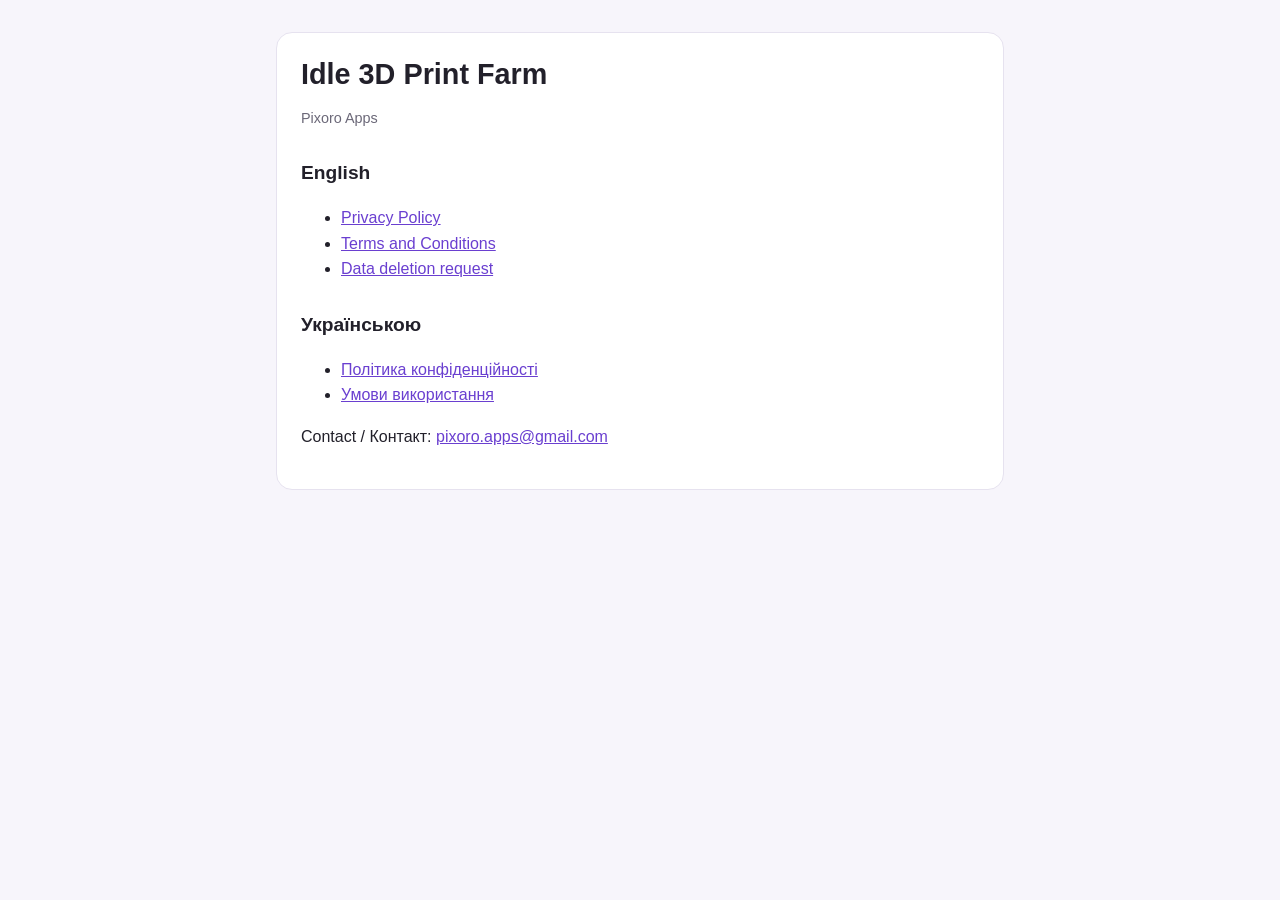
<file: index.html>
<!doctype html>
<html lang="en">
<head>
<meta charset="utf-8"><meta name="viewport" content="width=device-width, initial-scale=1">
<title>Idle 3D Print Farm — Legal</title>
<link rel="stylesheet" href="style.css">
</head>
<body><main><article>
<h1>Idle 3D Print Farm</h1>
<p class="meta">Pixoro Apps</p>
<h2>English</h2>
<ul>
<li><a href="privacy.html">Privacy Policy</a></li>
<li><a href="terms.html">Terms and Conditions</a></li>
<li><a href="delete-data.html">Data deletion request</a></li>
</ul>
<h2>Українською</h2>
<ul>
<li><a href="uk/privacy.html">Політика конфіденційності</a></li>
<li><a href="uk/terms.html">Умови використання</a></li>
</ul>
<p>Contact / Контакт: <a href="mailto:pixoro.apps@gmail.com">pixoro.apps@gmail.com</a></p>
</article></main></body>
</html>
</file>
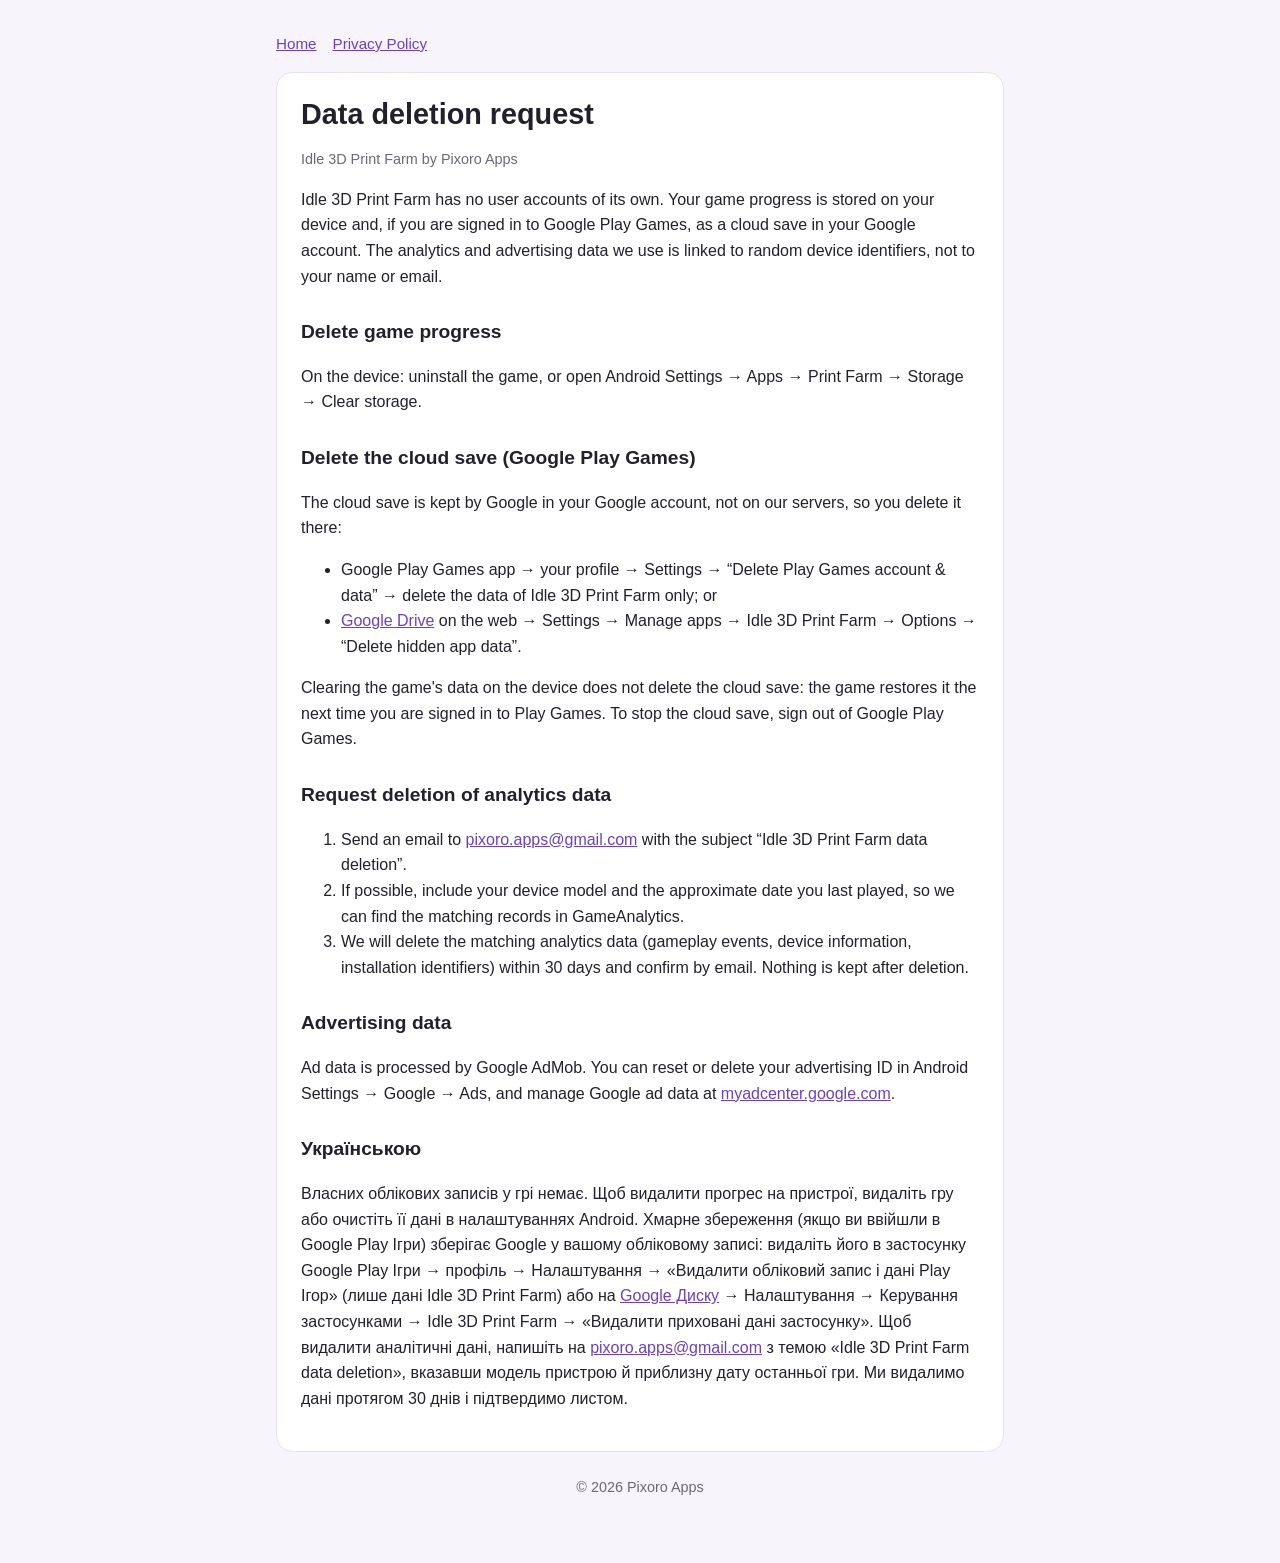
<file: delete-data.html>
<!doctype html>
<html lang="en">
<head>
<meta charset="utf-8"><meta name="viewport" content="width=device-width, initial-scale=1">
<title>Data Deletion — Idle 3D Print Farm</title>
<link rel="stylesheet" href="style.css">
</head>
<body><main>
<nav><a href="index.html">Home</a><a href="privacy.html">Privacy Policy</a></nav>
<article>
<h1>Data deletion request</h1>
<p class="meta">Idle 3D Print Farm by Pixoro Apps</p>

<p>Idle 3D Print Farm has no user accounts of its own. Your game progress is stored on your device and, if you are
signed in to Google Play Games, as a cloud save in your Google account. The analytics and advertising data we use is
linked to random device identifiers, not to your name or email.</p>

<h2>Delete game progress</h2>
<p>On the device: uninstall the game, or open Android Settings → Apps → Print Farm → Storage → Clear storage.</p>

<h2>Delete the cloud save (Google Play Games)</h2>
<p>The cloud save is kept by Google in your Google account, not on our servers, so you delete it there:</p>
<ul>
<li>Google Play Games app → your profile → Settings → “Delete Play Games account &amp; data” → delete the data of
Idle 3D Print Farm only; or</li>
<li><a href="https://drive.google.com">Google Drive</a> on the web → Settings → Manage apps → Idle 3D Print Farm →
Options → “Delete hidden app data”.</li>
</ul>
<p>Clearing the game's data on the device does not delete the cloud save: the game restores it the next time you are
signed in to Play Games. To stop the cloud save, sign out of Google Play Games.</p>

<h2>Request deletion of analytics data</h2>
<ol>
<li>Send an email to <a href="mailto:pixoro.apps@gmail.com?subject=Idle%203D%20Print%20Farm%20data%20deletion">pixoro.apps@gmail.com</a>
with the subject “Idle 3D Print Farm data deletion”.</li>
<li>If possible, include your device model and the approximate date you last played, so we can find the matching
records in GameAnalytics.</li>
<li>We will delete the matching analytics data (gameplay events, device information, installation identifiers)
within 30 days and confirm by email. Nothing is kept after deletion.</li>
</ol>

<h2>Advertising data</h2>
<p>Ad data is processed by Google AdMob. You can reset or delete your advertising ID in Android Settings → Google → Ads,
and manage Google ad data at <a href="https://myadcenter.google.com">myadcenter.google.com</a>.</p>

<h2>Українською</h2>
<p>Власних облікових записів у грі немає. Щоб видалити прогрес на пристрої, видаліть гру або очистіть її дані в
налаштуваннях Android. Хмарне збереження (якщо ви ввійшли в Google Play Ігри) зберігає Google у вашому обліковому
записі: видаліть його в застосунку Google Play Ігри → профіль → Налаштування → «Видалити обліковий запис і дані Play
Ігор» (лише дані Idle 3D Print Farm) або на <a href="https://drive.google.com">Google Диску</a> → Налаштування →
Керування застосунками → Idle 3D Print Farm → «Видалити приховані дані застосунку».
Щоб видалити аналітичні дані, напишіть на <a href="mailto:pixoro.apps@gmail.com">pixoro.apps@gmail.com</a>
з темою «Idle 3D Print Farm data deletion», вказавши модель пристрою й приблизну дату останньої гри.
Ми видалимо дані протягом 30 днів і підтвердимо листом.</p>
</article>
<footer>© 2026 Pixoro Apps</footer>
</main></body>
</html>
</file>
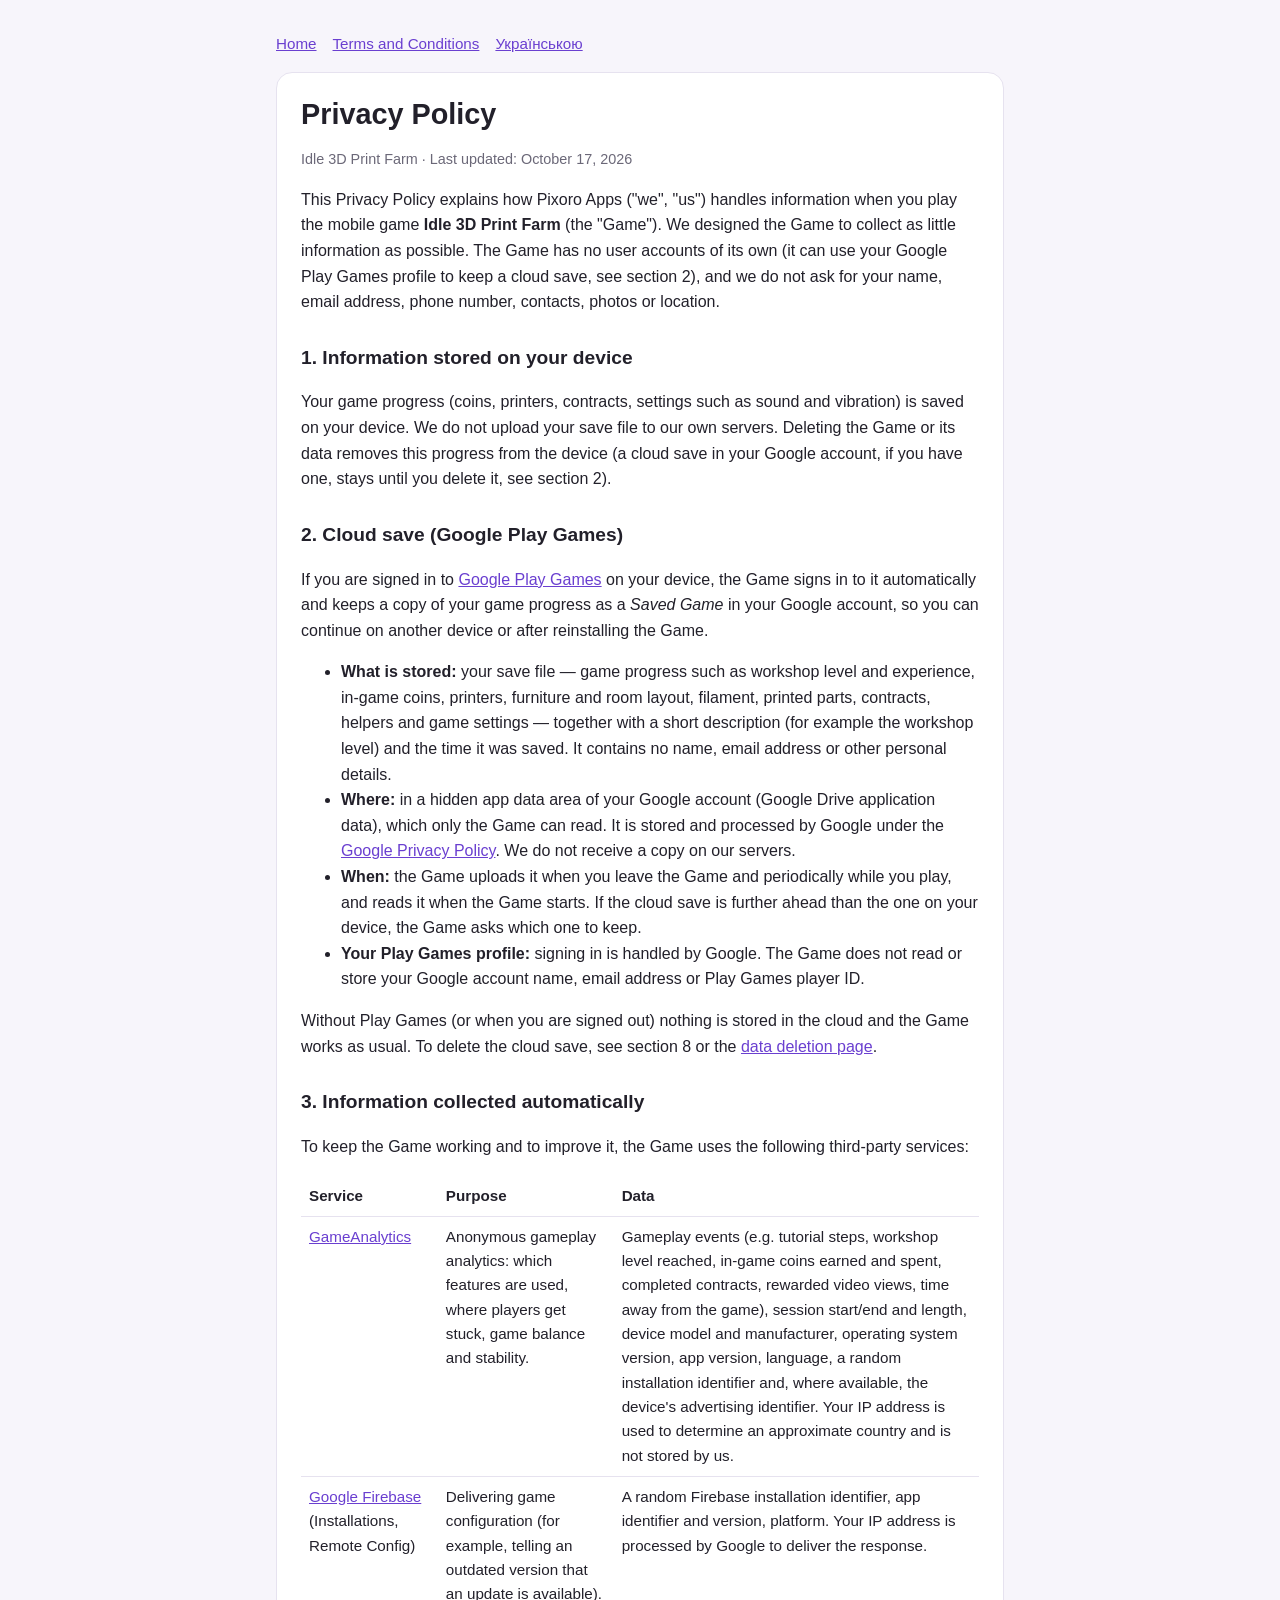
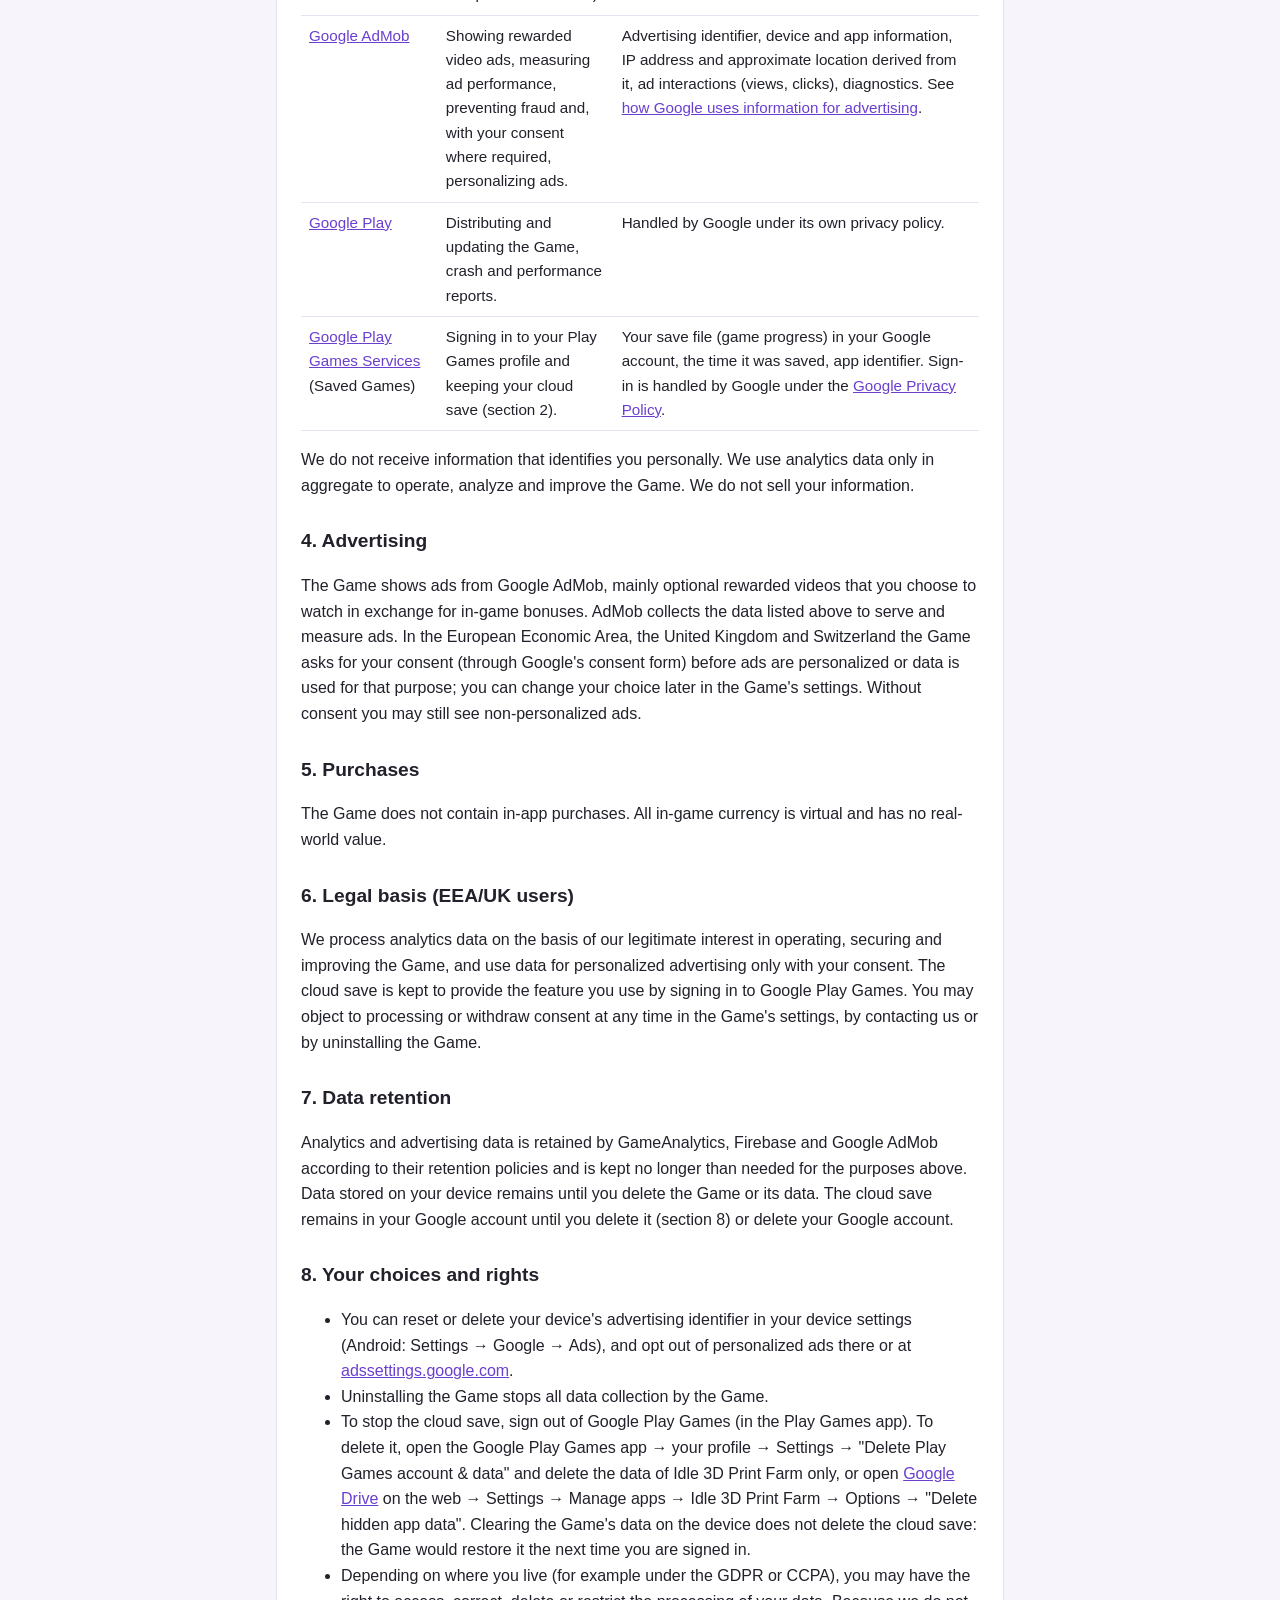
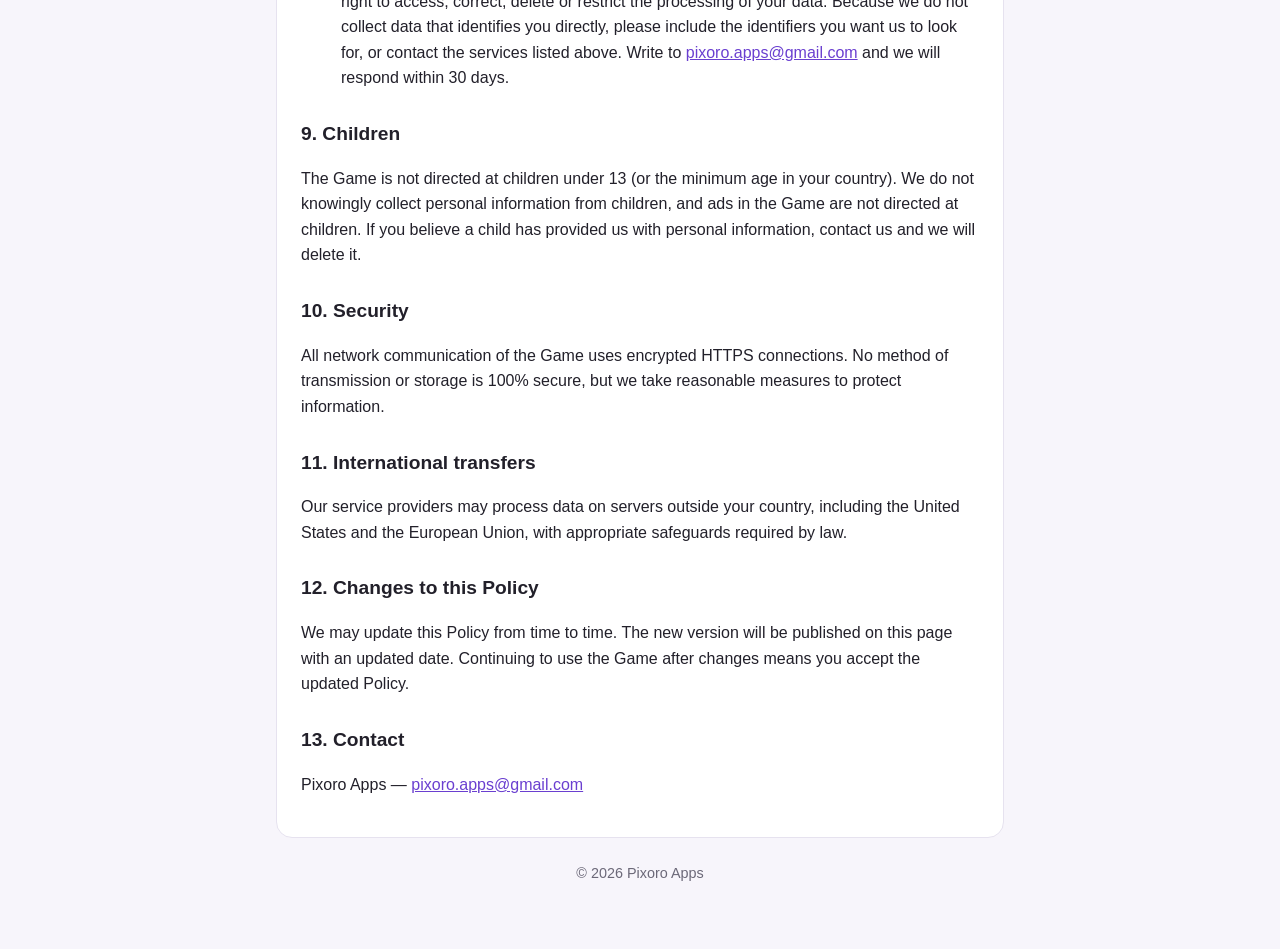
<file: privacy.html>
<!doctype html>
<html lang="en">
<head>
<meta charset="utf-8"><meta name="viewport" content="width=device-width, initial-scale=1">
<title>Privacy Policy — Idle 3D Print Farm</title>
<link rel="stylesheet" href="style.css">
</head>
<body><main>
<nav><a href="index.html">Home</a><a href="terms.html">Terms and Conditions</a><a href="uk/privacy.html">Українською</a></nav>
<article>
<h1>Privacy Policy</h1>
<p class="meta">Idle 3D Print Farm · Last updated: October 17, 2026</p>

<p>This Privacy Policy explains how Pixoro Apps ("we", "us") handles information when you play the mobile game
<strong>Idle 3D Print Farm</strong> (the "Game"). We designed the Game to collect as little information as possible.
The Game has no user accounts of its own (it can use your Google Play Games profile to keep a cloud save, see
section 2), and we do not ask for your name, email address, phone number, contacts, photos or location.</p>

<h2>1. Information stored on your device</h2>
<p>Your game progress (coins, printers, contracts, settings such as sound and vibration) is saved on your device.
We do not upload your save file to our own servers. Deleting the Game or its data removes this progress from the device
(a cloud save in your Google account, if you have one, stays until you delete it, see section 2).</p>

<h2>2. Cloud save (Google Play Games)</h2>
<p>If you are signed in to <a href="https://play.google.com/store/apps/details?id=com.google.android.play.games">Google
Play Games</a> on your device, the Game signs in to it automatically and keeps a copy of your game progress as a
<em>Saved Game</em> in your Google account, so you can continue on another device or after reinstalling the Game.</p>
<ul>
<li><strong>What is stored:</strong> your save file — game progress such as workshop level and experience, in-game
coins, printers, furniture and room layout, filament, printed parts, contracts, helpers and game settings — together
with a short description (for example the workshop level) and the time it was saved. It contains no name, email
address or other personal details.</li>
<li><strong>Where:</strong> in a hidden app data area of your Google account (Google Drive application data), which
only the Game can read. It is stored and processed by Google under the
<a href="https://policies.google.com/privacy">Google Privacy Policy</a>. We do not receive a copy on our servers.</li>
<li><strong>When:</strong> the Game uploads it when you leave the Game and periodically while you play, and reads it
when the Game starts. If the cloud save is further ahead than the one on your device, the Game asks which one to keep.</li>
<li><strong>Your Play Games profile:</strong> signing in is handled by Google. The Game does not read or store your
Google account name, email address or Play Games player ID.</li>
</ul>
<p>Without Play Games (or when you are signed out) nothing is stored in the cloud and the Game works as usual.
To delete the cloud save, see section 8 or the <a href="delete-data.html">data deletion page</a>.</p>

<h2>3. Information collected automatically</h2>
<p>To keep the Game working and to improve it, the Game uses the following third-party services:</p>
<table>
<tr><th>Service</th><th>Purpose</th><th>Data</th></tr>
<tr><td><a href="https://gameanalytics.com/privacy">GameAnalytics</a></td>
<td>Anonymous gameplay analytics: which features are used, where players get stuck, game balance and stability.</td>
<td>Gameplay events (e.g. tutorial steps, workshop level reached, in-game coins earned and spent, completed contracts,
rewarded video views, time away from the game), session start/end and length, device model and manufacturer,
operating system version, app version, language, a random installation identifier and, where available,
the device's advertising identifier. Your IP address is used to determine an approximate country and is not
stored by us.</td></tr>
<tr><td><a href="https://firebase.google.com/support/privacy">Google Firebase</a> (Installations, Remote Config)</td>
<td>Delivering game configuration (for example, telling an outdated version that an update is available).</td>
<td>A random Firebase installation identifier, app identifier and version, platform. Your IP address is processed
by Google to deliver the response.</td></tr>
<tr><td><a href="https://policies.google.com/technologies/partner-sites">Google AdMob</a></td>
<td>Showing rewarded video ads, measuring ad performance, preventing fraud and, with your consent where required,
personalizing ads.</td>
<td>Advertising identifier, device and app information, IP address and approximate location derived from it,
ad interactions (views, clicks), diagnostics. See <a href="https://policies.google.com/technologies/ads">how Google
uses information for advertising</a>.</td></tr>
<tr><td><a href="https://policies.google.com/privacy">Google Play</a></td>
<td>Distributing and updating the Game, crash and performance reports.</td>
<td>Handled by Google under its own privacy policy.</td></tr>
<tr><td><a href="https://developers.google.com/games/services">Google Play Games Services</a> (Saved Games)</td>
<td>Signing in to your Play Games profile and keeping your cloud save (section 2).</td>
<td>Your save file (game progress) in your Google account, the time it was saved, app identifier. Sign-in is handled
by Google under the <a href="https://policies.google.com/privacy">Google Privacy Policy</a>.</td></tr>
</table>
<p>We do not receive information that identifies you personally. We use analytics data only in aggregate to operate,
analyze and improve the Game. We do not sell your information.</p>

<h2>4. Advertising</h2>
<p>The Game shows ads from Google AdMob, mainly optional rewarded videos that you choose to watch in exchange for
in-game bonuses. AdMob collects the data listed above to serve and measure ads. In the European Economic Area, the
United Kingdom and Switzerland the Game asks for your consent (through Google's consent form) before ads are
personalized or data is used for that purpose; you can change your choice later in the Game's settings. Without consent
you may still see non-personalized ads.</p>

<h2>5. Purchases</h2>
<p>The Game does not contain in-app purchases. All in-game currency is virtual and has no real-world value.</p>

<h2>6. Legal basis (EEA/UK users)</h2>
<p>We process analytics data on the basis of our legitimate interest in operating, securing and improving the Game, and
use data for personalized advertising only with your consent. The cloud save is kept to provide the feature you use
by signing in to Google Play Games. You may object to processing or withdraw consent at any
time in the Game's settings, by contacting us or by uninstalling the Game.</p>

<h2>7. Data retention</h2>
<p>Analytics and advertising data is retained by GameAnalytics, Firebase and Google AdMob according to their retention policies and is kept no longer
than needed for the purposes above. Data stored on your device remains until you delete the Game or its data. The cloud
save remains in your Google account until you delete it (section 8) or delete your Google account.</p>

<h2>8. Your choices and rights</h2>
<ul>
<li>You can reset or delete your device's advertising identifier in your device settings
(Android: Settings → Google → Ads), and opt out of personalized ads there or at
<a href="https://adssettings.google.com">adssettings.google.com</a>.</li>
<li>Uninstalling the Game stops all data collection by the Game.</li>
<li>To stop the cloud save, sign out of Google Play Games (in the Play Games app). To delete it, open the Google Play
Games app → your profile → Settings → "Delete Play Games account &amp; data" and delete the data of Idle 3D Print Farm
only, or open <a href="https://drive.google.com">Google Drive</a> on the web → Settings → Manage apps → Idle 3D Print
Farm → Options → "Delete hidden app data". Clearing the Game's data on the device does not delete the cloud save: the
Game would restore it the next time you are signed in.</li>
<li>Depending on where you live (for example under the GDPR or CCPA), you may have the right to access, correct,
delete or restrict the processing of your data. Because we do not collect data that identifies you directly,
please include the identifiers you want us to look for, or contact the services listed above. Write to
<a href="mailto:pixoro.apps@gmail.com">pixoro.apps@gmail.com</a> and we will respond within 30 days.</li>
</ul>

<h2>9. Children</h2>
<p>The Game is not directed at children under 13 (or the minimum age in your country). We do not knowingly collect
personal information from children, and ads in the Game are not directed at children. If you believe a child has provided us with personal information, contact us
and we will delete it.</p>

<h2>10. Security</h2>
<p>All network communication of the Game uses encrypted HTTPS connections. No method of transmission or storage is
100% secure, but we take reasonable measures to protect information.</p>

<h2>11. International transfers</h2>
<p>Our service providers may process data on servers outside your country, including the United States and the
European Union, with appropriate safeguards required by law.</p>

<h2>12. Changes to this Policy</h2>
<p>We may update this Policy from time to time. The new version will be published on this page with an updated date.
Continuing to use the Game after changes means you accept the updated Policy.</p>

<h2>13. Contact</h2>
<p>Pixoro Apps — <a href="mailto:pixoro.apps@gmail.com">pixoro.apps@gmail.com</a></p>
</article>
<footer>© 2026 Pixoro Apps</footer>
</main></body>
</html>
</file>
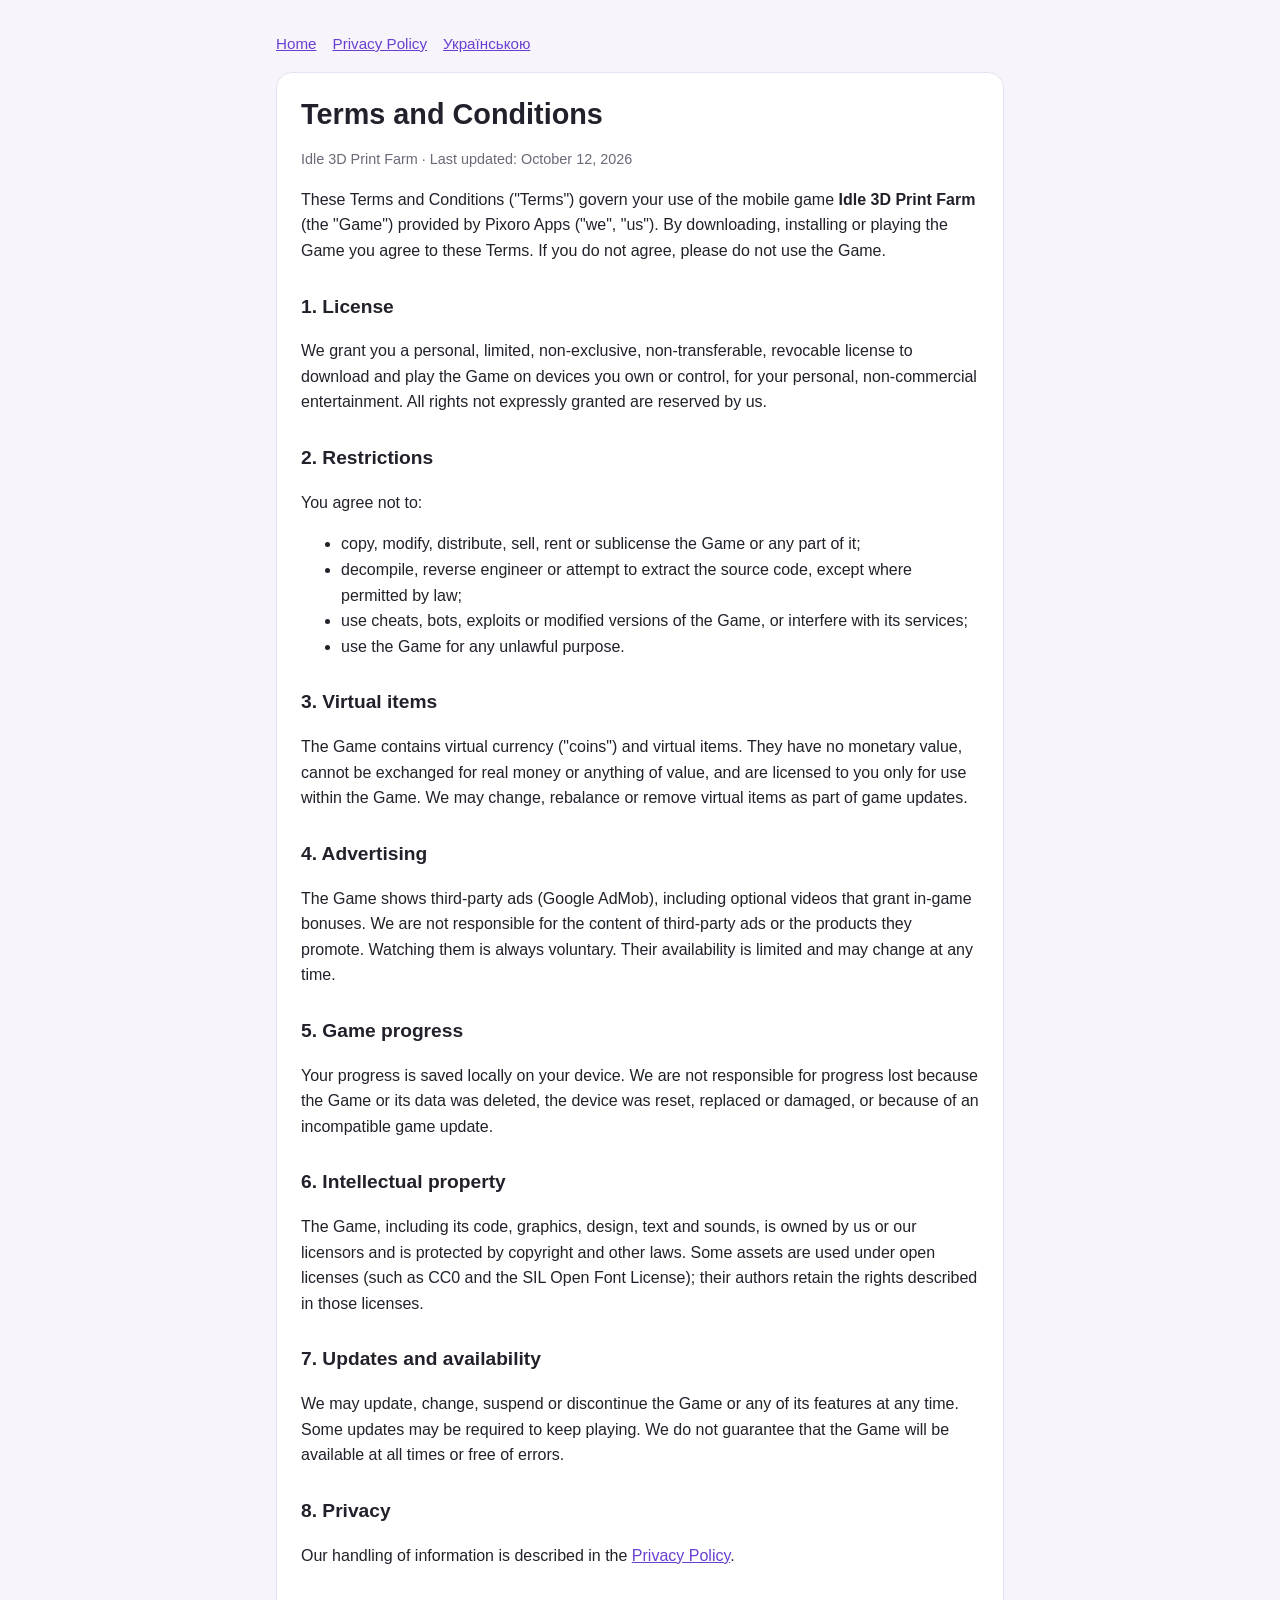
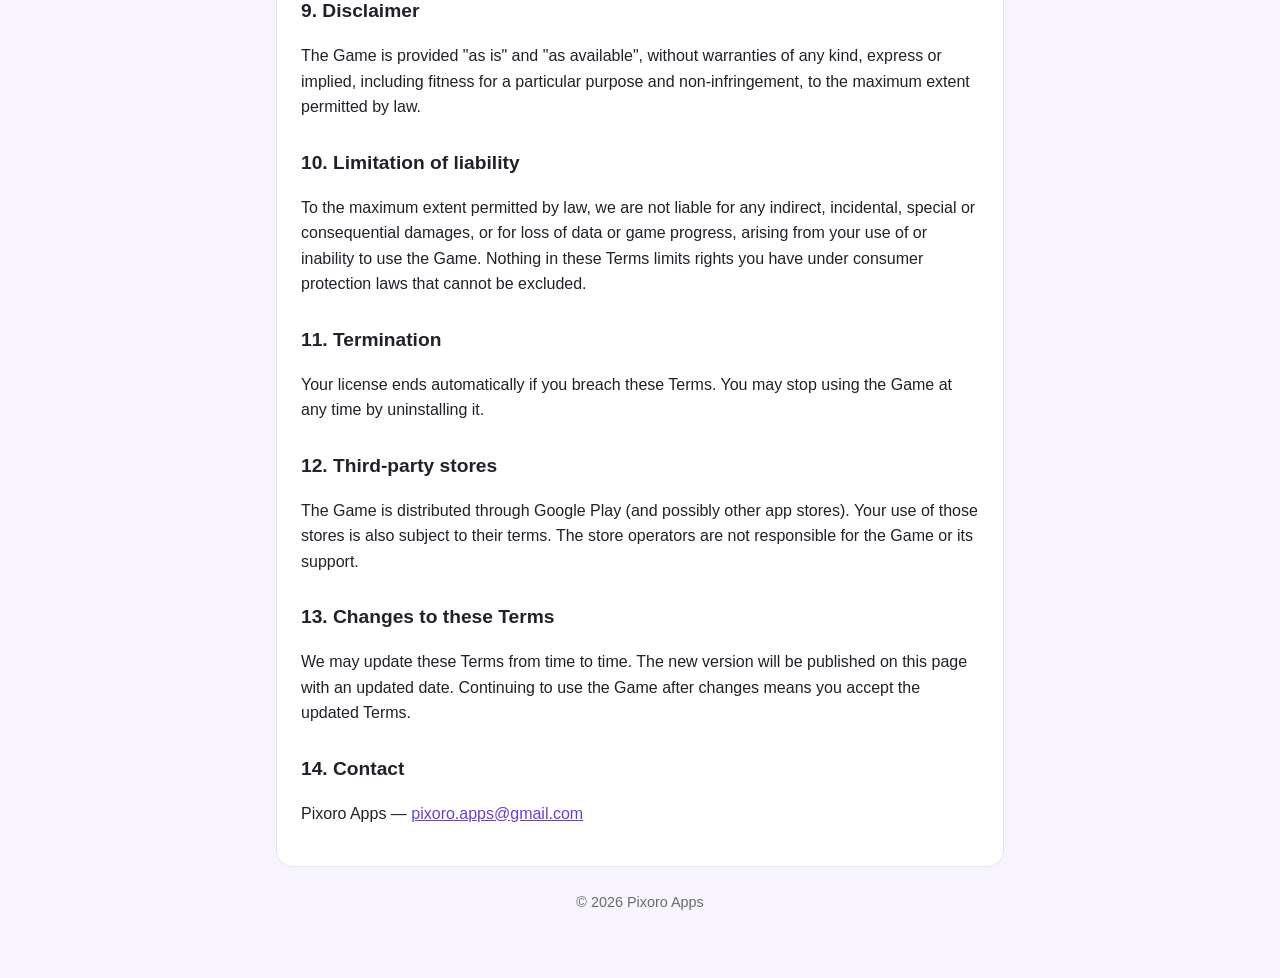
<file: terms.html>
<!doctype html>
<html lang="en">
<head>
<meta charset="utf-8"><meta name="viewport" content="width=device-width, initial-scale=1">
<title>Terms and Conditions — Idle 3D Print Farm</title>
<link rel="stylesheet" href="style.css">
</head>
<body><main>
<nav><a href="index.html">Home</a><a href="privacy.html">Privacy Policy</a><a href="uk/terms.html">Українською</a></nav>
<article>
<h1>Terms and Conditions</h1>
<p class="meta">Idle 3D Print Farm · Last updated: October 12, 2026</p>

<p>These Terms and Conditions ("Terms") govern your use of the mobile game <strong>Idle 3D Print Farm</strong>
(the "Game") provided by Pixoro Apps ("we", "us"). By downloading, installing or playing the Game you agree to these
Terms. If you do not agree, please do not use the Game.</p>

<h2>1. License</h2>
<p>We grant you a personal, limited, non-exclusive, non-transferable, revocable license to download and play the Game
on devices you own or control, for your personal, non-commercial entertainment. All rights not expressly granted are
reserved by us.</p>

<h2>2. Restrictions</h2>
<p>You agree not to:</p>
<ul>
<li>copy, modify, distribute, sell, rent or sublicense the Game or any part of it;</li>
<li>decompile, reverse engineer or attempt to extract the source code, except where permitted by law;</li>
<li>use cheats, bots, exploits or modified versions of the Game, or interfere with its services;</li>
<li>use the Game for any unlawful purpose.</li>
</ul>

<h2>3. Virtual items</h2>
<p>The Game contains virtual currency ("coins") and virtual items. They have no monetary value, cannot be exchanged for
real money or anything of value, and are licensed to you only for use within the Game. We may change, rebalance or
remove virtual items as part of game updates.</p>

<h2>4. Advertising</h2>
<p>The Game shows third-party ads (Google AdMob), including optional videos that grant in-game bonuses. We are not
responsible for the content of third-party ads or the products they promote. Watching them is always voluntary. Their availability
is limited and may change at any time.</p>

<h2>5. Game progress</h2>
<p>Your progress is saved locally on your device. We are not responsible for progress lost because the Game or its data
was deleted, the device was reset, replaced or damaged, or because of an incompatible game update.</p>

<h2>6. Intellectual property</h2>
<p>The Game, including its code, graphics, design, text and sounds, is owned by us or our licensors and is protected
by copyright and other laws. Some assets are used under open licenses (such as CC0 and the SIL Open Font License);
their authors retain the rights described in those licenses.</p>

<h2>7. Updates and availability</h2>
<p>We may update, change, suspend or discontinue the Game or any of its features at any time. Some updates may be
required to keep playing. We do not guarantee that the Game will be available at all times or free of errors.</p>

<h2>8. Privacy</h2>
<p>Our handling of information is described in the <a href="privacy.html">Privacy Policy</a>.</p>

<h2>9. Disclaimer</h2>
<p>The Game is provided "as is" and "as available", without warranties of any kind, express or implied, including
fitness for a particular purpose and non-infringement, to the maximum extent permitted by law.</p>

<h2>10. Limitation of liability</h2>
<p>To the maximum extent permitted by law, we are not liable for any indirect, incidental, special or consequential
damages, or for loss of data or game progress, arising from your use of or inability to use the Game. Nothing in these
Terms limits rights you have under consumer protection laws that cannot be excluded.</p>

<h2>11. Termination</h2>
<p>Your license ends automatically if you breach these Terms. You may stop using the Game at any time by uninstalling it.</p>

<h2>12. Third-party stores</h2>
<p>The Game is distributed through Google Play (and possibly other app stores). Your use of those stores is also subject
to their terms. The store operators are not responsible for the Game or its support.</p>

<h2>13. Changes to these Terms</h2>
<p>We may update these Terms from time to time. The new version will be published on this page with an updated date.
Continuing to use the Game after changes means you accept the updated Terms.</p>

<h2>14. Contact</h2>
<p>Pixoro Apps — <a href="mailto:pixoro.apps@gmail.com">pixoro.apps@gmail.com</a></p>
</article>
<footer>© 2026 Pixoro Apps</footer>
</main></body>
</html>
</file>
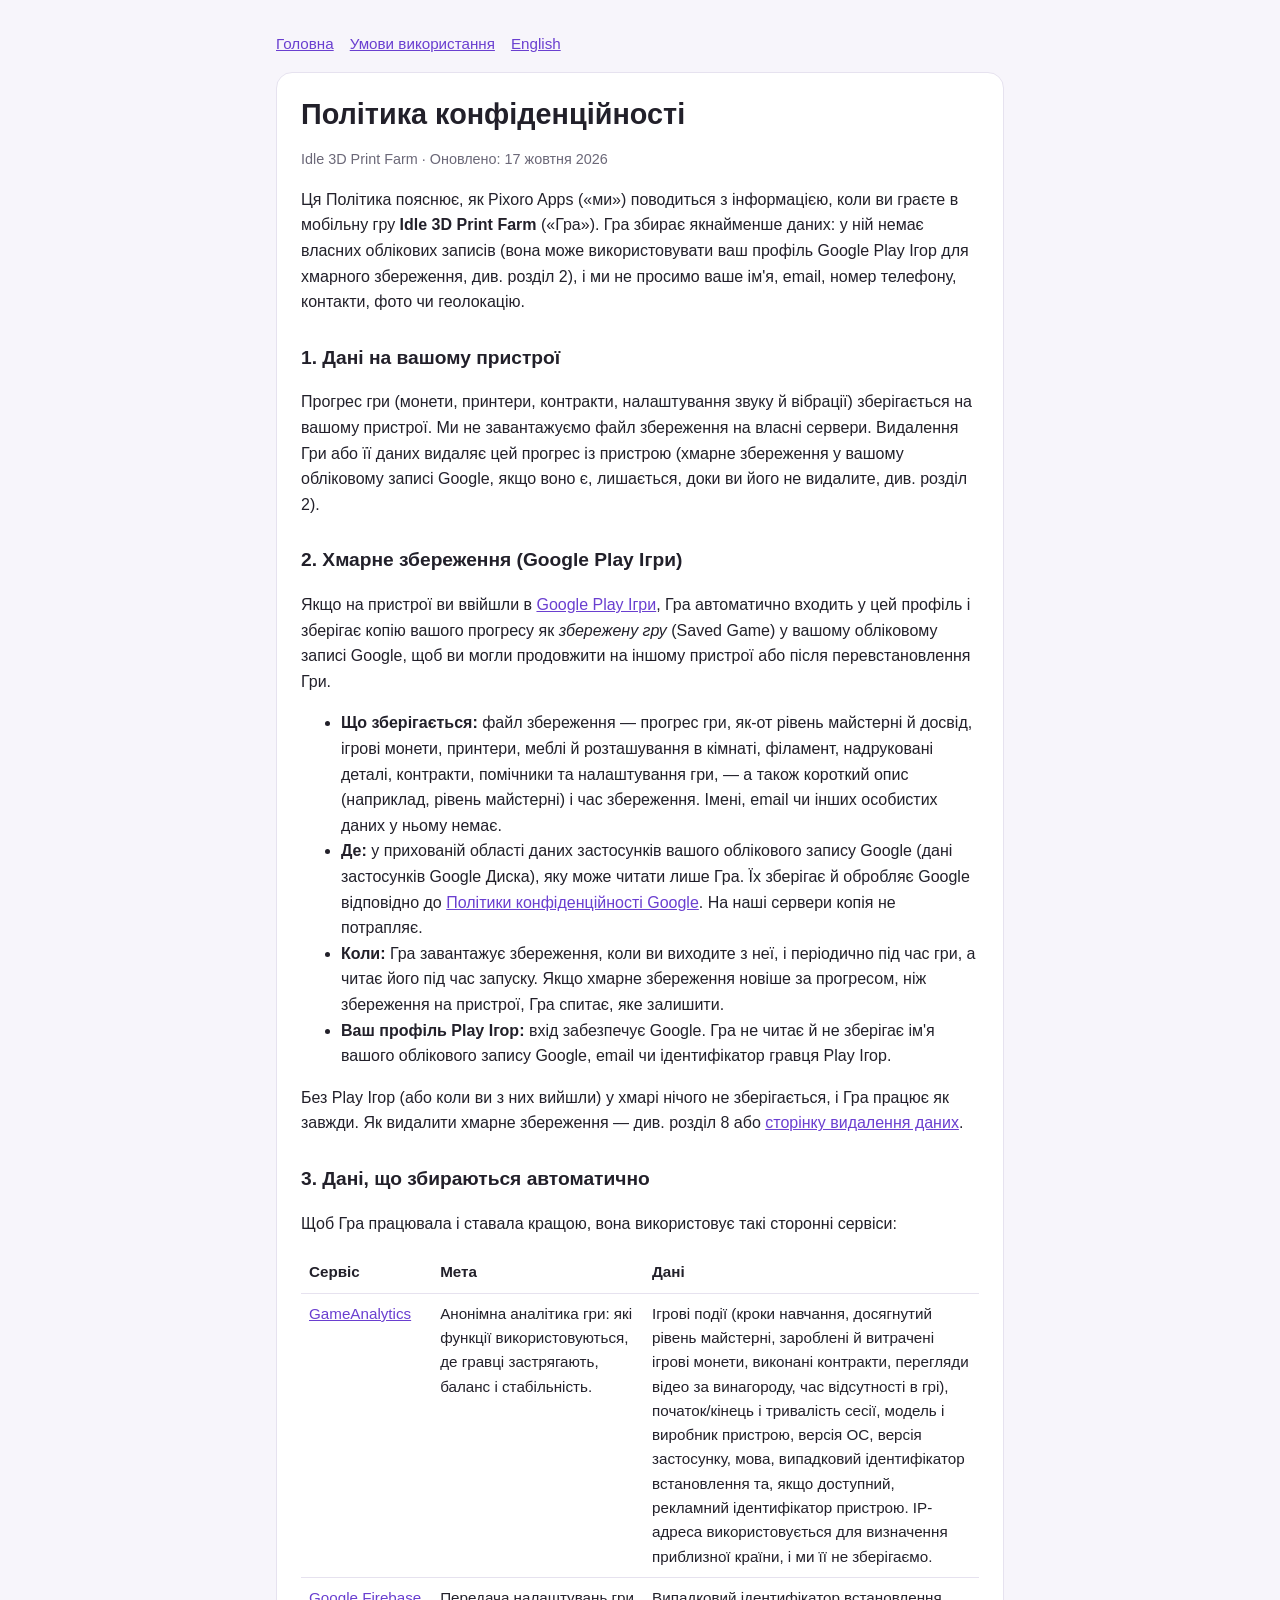
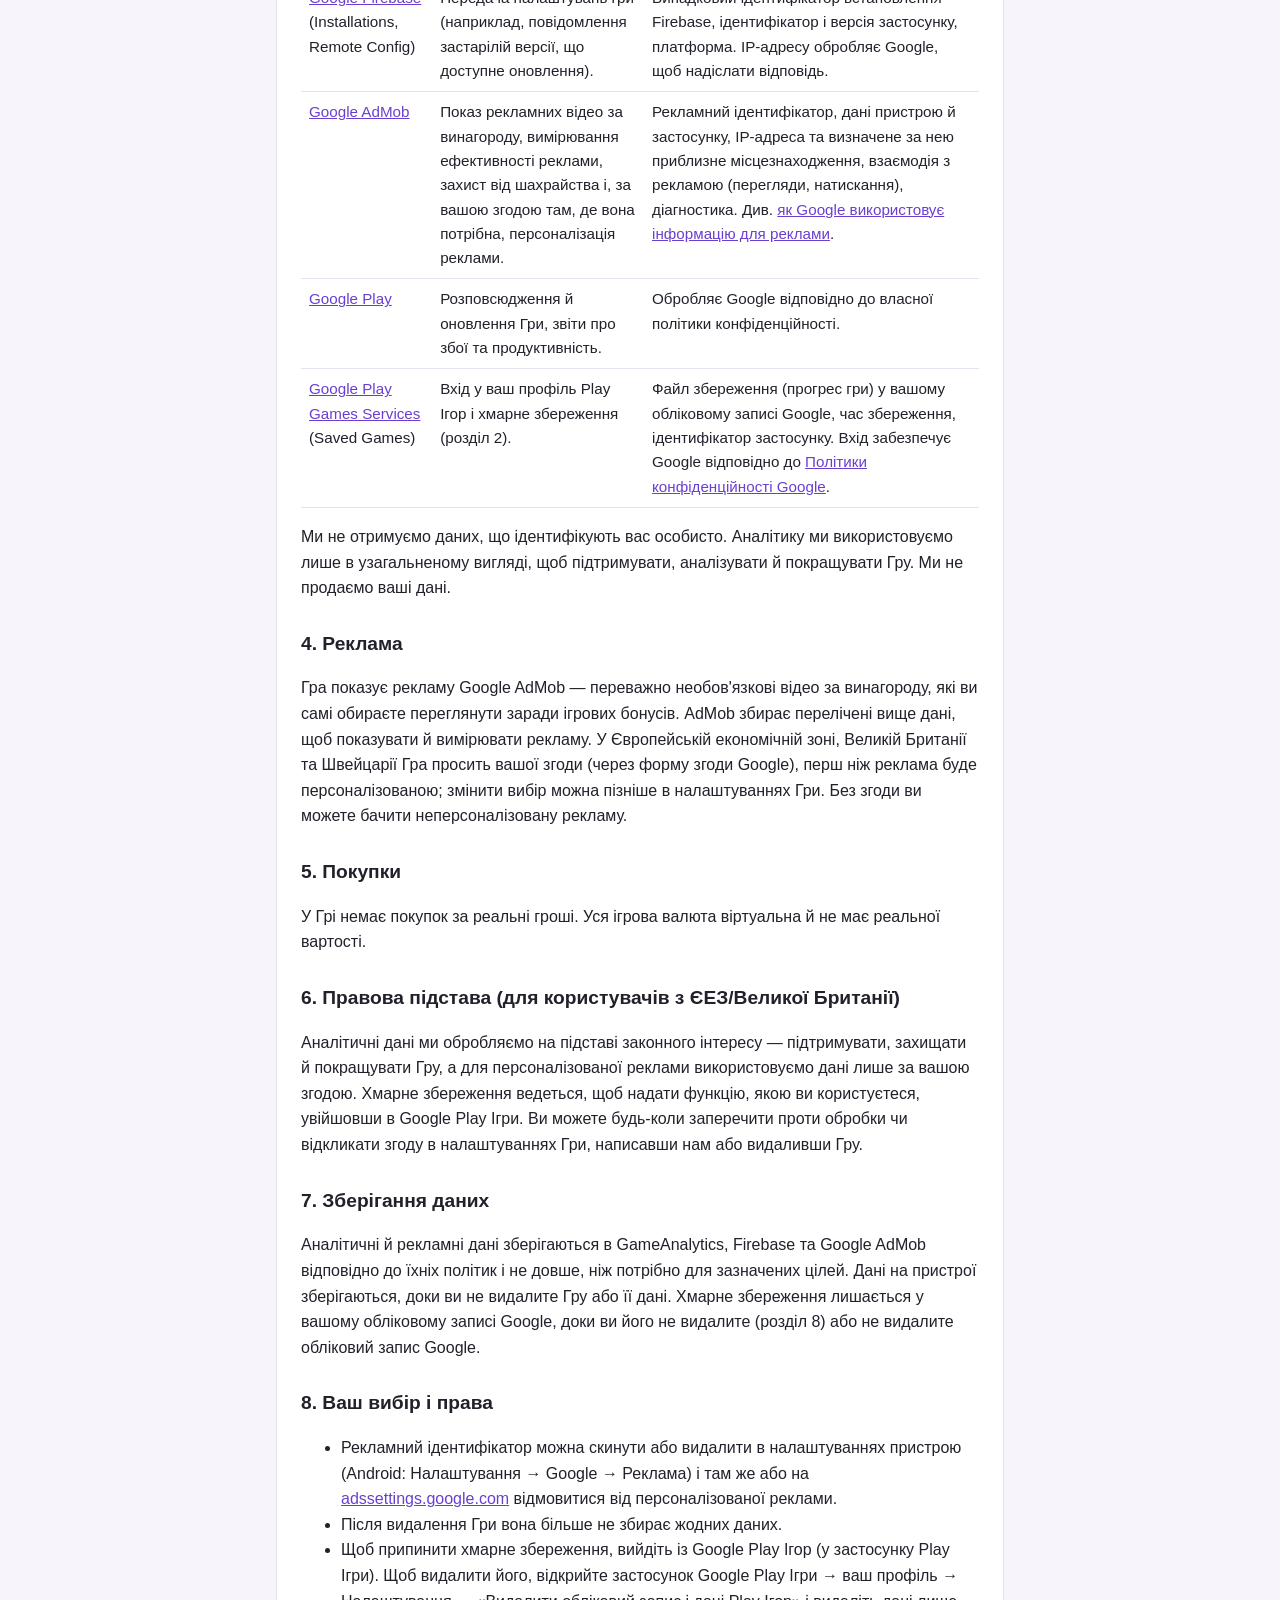
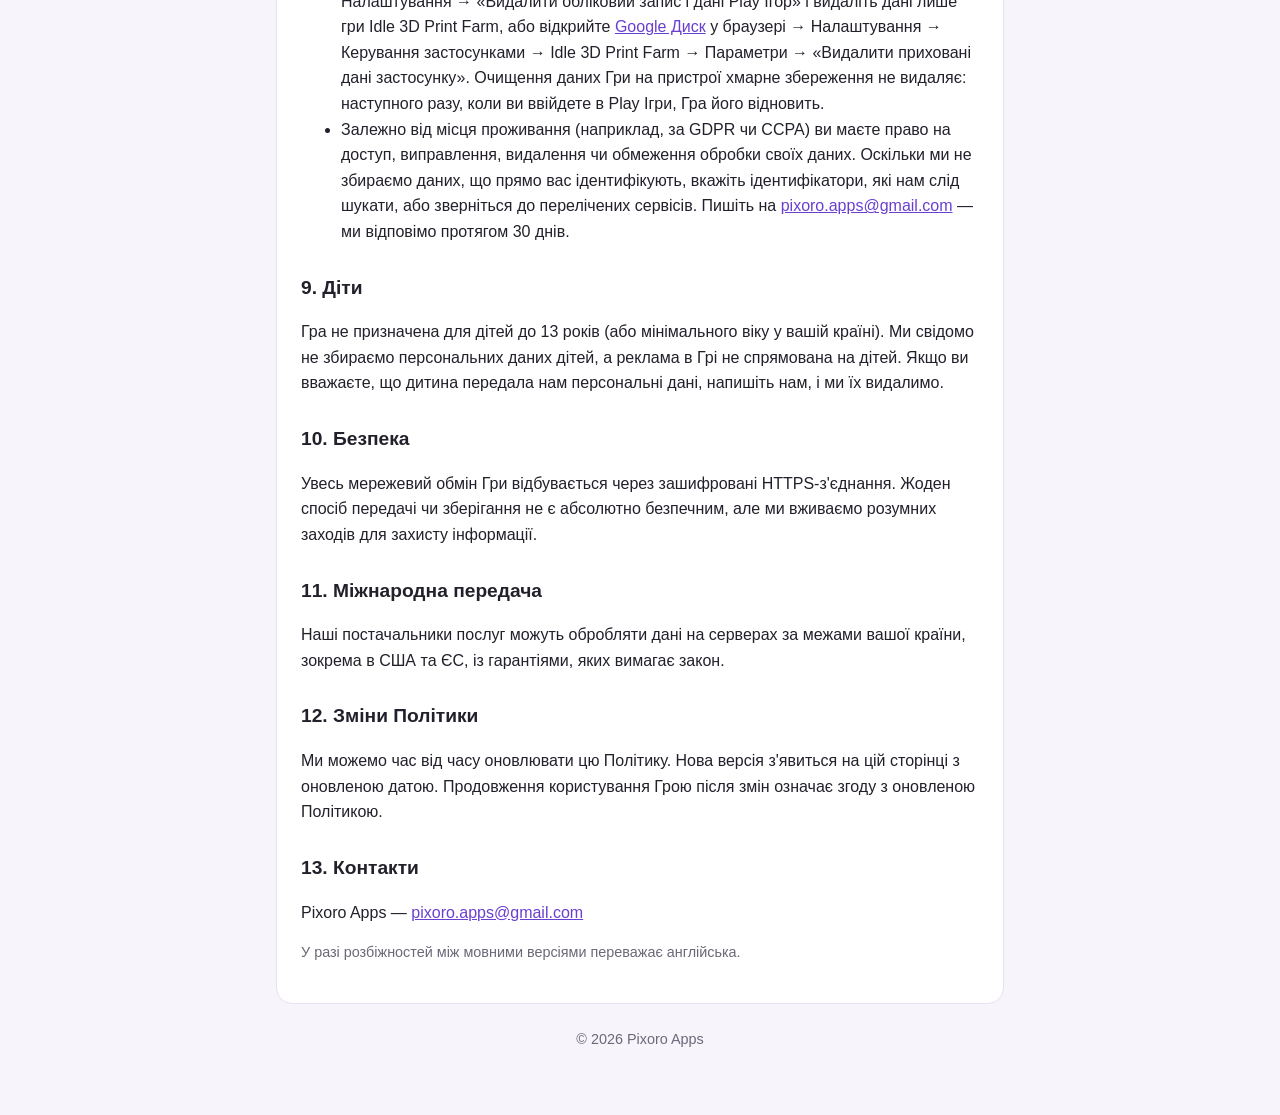
<file: uk/privacy.html>
<!doctype html>
<html lang="uk">
<head>
<meta charset="utf-8"><meta name="viewport" content="width=device-width, initial-scale=1">
<title>Політика конфіденційності — Idle 3D Print Farm</title>
<link rel="stylesheet" href="../style.css">
</head>
<body><main>
<nav><a href="../index.html">Головна</a><a href="terms.html">Умови використання</a><a href="../privacy.html">English</a></nav>
<article>
<h1>Політика конфіденційності</h1>
<p class="meta">Idle 3D Print Farm · Оновлено: 17 жовтня 2026</p>

<p>Ця Політика пояснює, як Pixoro Apps («ми») поводиться з інформацією, коли ви граєте в мобільну гру
<strong>Idle 3D Print Farm</strong> («Гра»). Гра збирає якнайменше даних: у ній немає власних облікових записів (вона
може використовувати ваш профіль Google Play Ігор для хмарного збереження, див. розділ 2), і ми не просимо ваше ім'я,
email, номер телефону, контакти, фото чи геолокацію.</p>

<h2>1. Дані на вашому пристрої</h2>
<p>Прогрес гри (монети, принтери, контракти, налаштування звуку й вібрації) зберігається на вашому пристрої.
Ми не завантажуємо файл збереження на власні сервери. Видалення Гри або її даних видаляє цей прогрес із пристрою
(хмарне збереження у вашому обліковому записі Google, якщо воно є, лишається, доки ви його не видалите, див. розділ 2).</p>

<h2>2. Хмарне збереження (Google Play Ігри)</h2>
<p>Якщо на пристрої ви ввійшли в <a href="https://play.google.com/store/apps/details?id=com.google.android.play.games">Google
Play Ігри</a>, Гра автоматично входить у цей профіль і зберігає копію вашого прогресу як <em>збережену гру</em> (Saved
Game) у вашому обліковому записі Google, щоб ви могли продовжити на іншому пристрої або після перевстановлення Гри.</p>
<ul>
<li><strong>Що зберігається:</strong> файл збереження — прогрес гри, як-от рівень майстерні й досвід, ігрові монети,
принтери, меблі й розташування в кімнаті, філамент, надруковані деталі, контракти, помічники та налаштування гри, —
а також короткий опис (наприклад, рівень майстерні) і час збереження. Імені, email чи інших особистих даних у ньому
немає.</li>
<li><strong>Де:</strong> у прихованій області даних застосунків вашого облікового запису Google (дані застосунків
Google Диска), яку може читати лише Гра. Їх зберігає й обробляє Google відповідно до
<a href="https://policies.google.com/privacy">Політики конфіденційності Google</a>. На наші сервери копія не потрапляє.</li>
<li><strong>Коли:</strong> Гра завантажує збереження, коли ви виходите з неї, і періодично під час гри, а читає його
під час запуску. Якщо хмарне збереження новіше за прогресом, ніж збереження на пристрої, Гра спитає, яке залишити.</li>
<li><strong>Ваш профіль Play Ігор:</strong> вхід забезпечує Google. Гра не читає й не зберігає ім'я вашого облікового
запису Google, email чи ідентифікатор гравця Play Ігор.</li>
</ul>
<p>Без Play Ігор (або коли ви з них вийшли) у хмарі нічого не зберігається, і Гра працює як завжди. Як видалити
хмарне збереження — див. розділ 8 або <a href="../delete-data.html">сторінку видалення даних</a>.</p>

<h2>3. Дані, що збираються автоматично</h2>
<p>Щоб Гра працювала і ставала кращою, вона використовує такі сторонні сервіси:</p>
<table>
<tr><th>Сервіс</th><th>Мета</th><th>Дані</th></tr>
<tr><td><a href="https://gameanalytics.com/privacy">GameAnalytics</a></td>
<td>Анонімна аналітика гри: які функції використовуються, де гравці застрягають, баланс і стабільність.</td>
<td>Ігрові події (кроки навчання, досягнутий рівень майстерні, зароблені й витрачені ігрові монети, виконані контракти,
перегляди відео за винагороду, час відсутності в грі), початок/кінець і тривалість сесії, модель і виробник пристрою,
версія ОС, версія застосунку, мова, випадковий ідентифікатор встановлення та, якщо доступний, рекламний ідентифікатор
пристрою. IP-адреса використовується для визначення приблизної країни, і ми її не зберігаємо.</td></tr>
<tr><td><a href="https://firebase.google.com/support/privacy">Google Firebase</a> (Installations, Remote Config)</td>
<td>Передача налаштувань гри (наприклад, повідомлення застарілій версії, що доступне оновлення).</td>
<td>Випадковий ідентифікатор встановлення Firebase, ідентифікатор і версія застосунку, платформа. IP-адресу обробляє
Google, щоб надіслати відповідь.</td></tr>
<tr><td><a href="https://policies.google.com/technologies/partner-sites">Google AdMob</a></td>
<td>Показ рекламних відео за винагороду, вимірювання ефективності реклами, захист від шахрайства і, за вашою згодою
там, де вона потрібна, персоналізація реклами.</td>
<td>Рекламний ідентифікатор, дані пристрою й застосунку, IP-адреса та визначене за нею приблизне місцезнаходження,
взаємодія з рекламою (перегляди, натискання), діагностика. Див. <a href="https://policies.google.com/technologies/ads">як
Google використовує інформацію для реклами</a>.</td></tr>
<tr><td><a href="https://policies.google.com/privacy">Google Play</a></td>
<td>Розповсюдження й оновлення Гри, звіти про збої та продуктивність.</td>
<td>Обробляє Google відповідно до власної політики конфіденційності.</td></tr>
<tr><td><a href="https://developers.google.com/games/services">Google Play Games Services</a> (Saved Games)</td>
<td>Вхід у ваш профіль Play Ігор і хмарне збереження (розділ 2).</td>
<td>Файл збереження (прогрес гри) у вашому обліковому записі Google, час збереження, ідентифікатор застосунку. Вхід
забезпечує Google відповідно до <a href="https://policies.google.com/privacy">Політики конфіденційності Google</a>.</td></tr>
</table>
<p>Ми не отримуємо даних, що ідентифікують вас особисто. Аналітику ми використовуємо лише в узагальненому вигляді, щоб
підтримувати, аналізувати й покращувати Гру. Ми не продаємо ваші дані.</p>

<h2>4. Реклама</h2>
<p>Гра показує рекламу Google AdMob — переважно необов'язкові відео за винагороду, які ви самі обираєте переглянути
заради ігрових бонусів. AdMob збирає перелічені вище дані, щоб показувати й вимірювати рекламу. У Європейській
економічній зоні, Великій Британії та Швейцарії Гра просить вашої згоди (через форму згоди Google), перш ніж реклама
буде персоналізованою; змінити вибір можна пізніше в налаштуваннях Гри. Без згоди ви можете бачити неперсоналізовану
рекламу.</p>

<h2>5. Покупки</h2>
<p>У Грі немає покупок за реальні гроші. Уся ігрова валюта віртуальна й не має реальної вартості.</p>

<h2>6. Правова підстава (для користувачів з ЄЕЗ/Великої Британії)</h2>
<p>Аналітичні дані ми обробляємо на підставі законного інтересу — підтримувати, захищати й покращувати Гру, а для
персоналізованої реклами використовуємо дані лише за вашою згодою. Хмарне збереження ведеться, щоб надати функцію,
якою ви користуєтеся, увійшовши в Google Play Ігри. Ви можете будь-коли заперечити проти обробки чи
відкликати згоду в налаштуваннях Гри, написавши нам або видаливши Гру.</p>

<h2>7. Зберігання даних</h2>
<p>Аналітичні й рекламні дані зберігаються в GameAnalytics, Firebase та Google AdMob відповідно до їхніх політик і не довше, ніж потрібно для
зазначених цілей. Дані на пристрої зберігаються, доки ви не видалите Гру або її дані. Хмарне збереження лишається у
вашому обліковому записі Google, доки ви його не видалите (розділ 8) або не видалите обліковий запис Google.</p>

<h2>8. Ваш вибір і права</h2>
<ul>
<li>Рекламний ідентифікатор можна скинути або видалити в налаштуваннях пристрою (Android: Налаштування → Google → Реклама) і там же або на
<a href="https://adssettings.google.com">adssettings.google.com</a> відмовитися від персоналізованої реклами.</li>
<li>Після видалення Гри вона більше не збирає жодних даних.</li>
<li>Щоб припинити хмарне збереження, вийдіть із Google Play Ігор (у застосунку Play Ігри). Щоб видалити його, відкрийте
застосунок Google Play Ігри → ваш профіль → Налаштування → «Видалити обліковий запис і дані Play Ігор» і видаліть дані
лише гри Idle 3D Print Farm, або відкрийте <a href="https://drive.google.com">Google Диск</a> у браузері → Налаштування
→ Керування застосунками → Idle 3D Print Farm → Параметри → «Видалити приховані дані застосунку». Очищення даних Гри на
пристрої хмарне збереження не видаляє: наступного разу, коли ви ввійдете в Play Ігри, Гра його відновить.</li>
<li>Залежно від місця проживання (наприклад, за GDPR чи CCPA) ви маєте право на доступ, виправлення, видалення чи
обмеження обробки своїх даних. Оскільки ми не збираємо даних, що прямо вас ідентифікують, вкажіть ідентифікатори, які
нам слід шукати, або зверніться до перелічених сервісів. Пишіть на
<a href="mailto:pixoro.apps@gmail.com">pixoro.apps@gmail.com</a> — ми відповімо протягом 30 днів.</li>
</ul>

<h2>9. Діти</h2>
<p>Гра не призначена для дітей до 13 років (або мінімального віку у вашій країні). Ми свідомо не збираємо персональних
даних дітей, а реклама в Грі не спрямована на дітей. Якщо ви вважаєте, що дитина передала нам персональні дані, напишіть нам, і ми їх видалимо.</p>

<h2>10. Безпека</h2>
<p>Увесь мережевий обмін Гри відбувається через зашифровані HTTPS-з'єднання. Жоден спосіб передачі чи зберігання не є
абсолютно безпечним, але ми вживаємо розумних заходів для захисту інформації.</p>

<h2>11. Міжнародна передача</h2>
<p>Наші постачальники послуг можуть обробляти дані на серверах за межами вашої країни, зокрема в США та ЄС,
із гарантіями, яких вимагає закон.</p>

<h2>12. Зміни Політики</h2>
<p>Ми можемо час від часу оновлювати цю Політику. Нова версія з'явиться на цій сторінці з оновленою датою.
Продовження користування Грою після змін означає згоду з оновленою Політикою.</p>

<h2>13. Контакти</h2>
<p>Pixoro Apps — <a href="mailto:pixoro.apps@gmail.com">pixoro.apps@gmail.com</a></p>
<p class="meta">У разі розбіжностей між мовними версіями переважає англійська.</p>
</article>
<footer>© 2026 Pixoro Apps</footer>
</main></body>
</html>
</file>
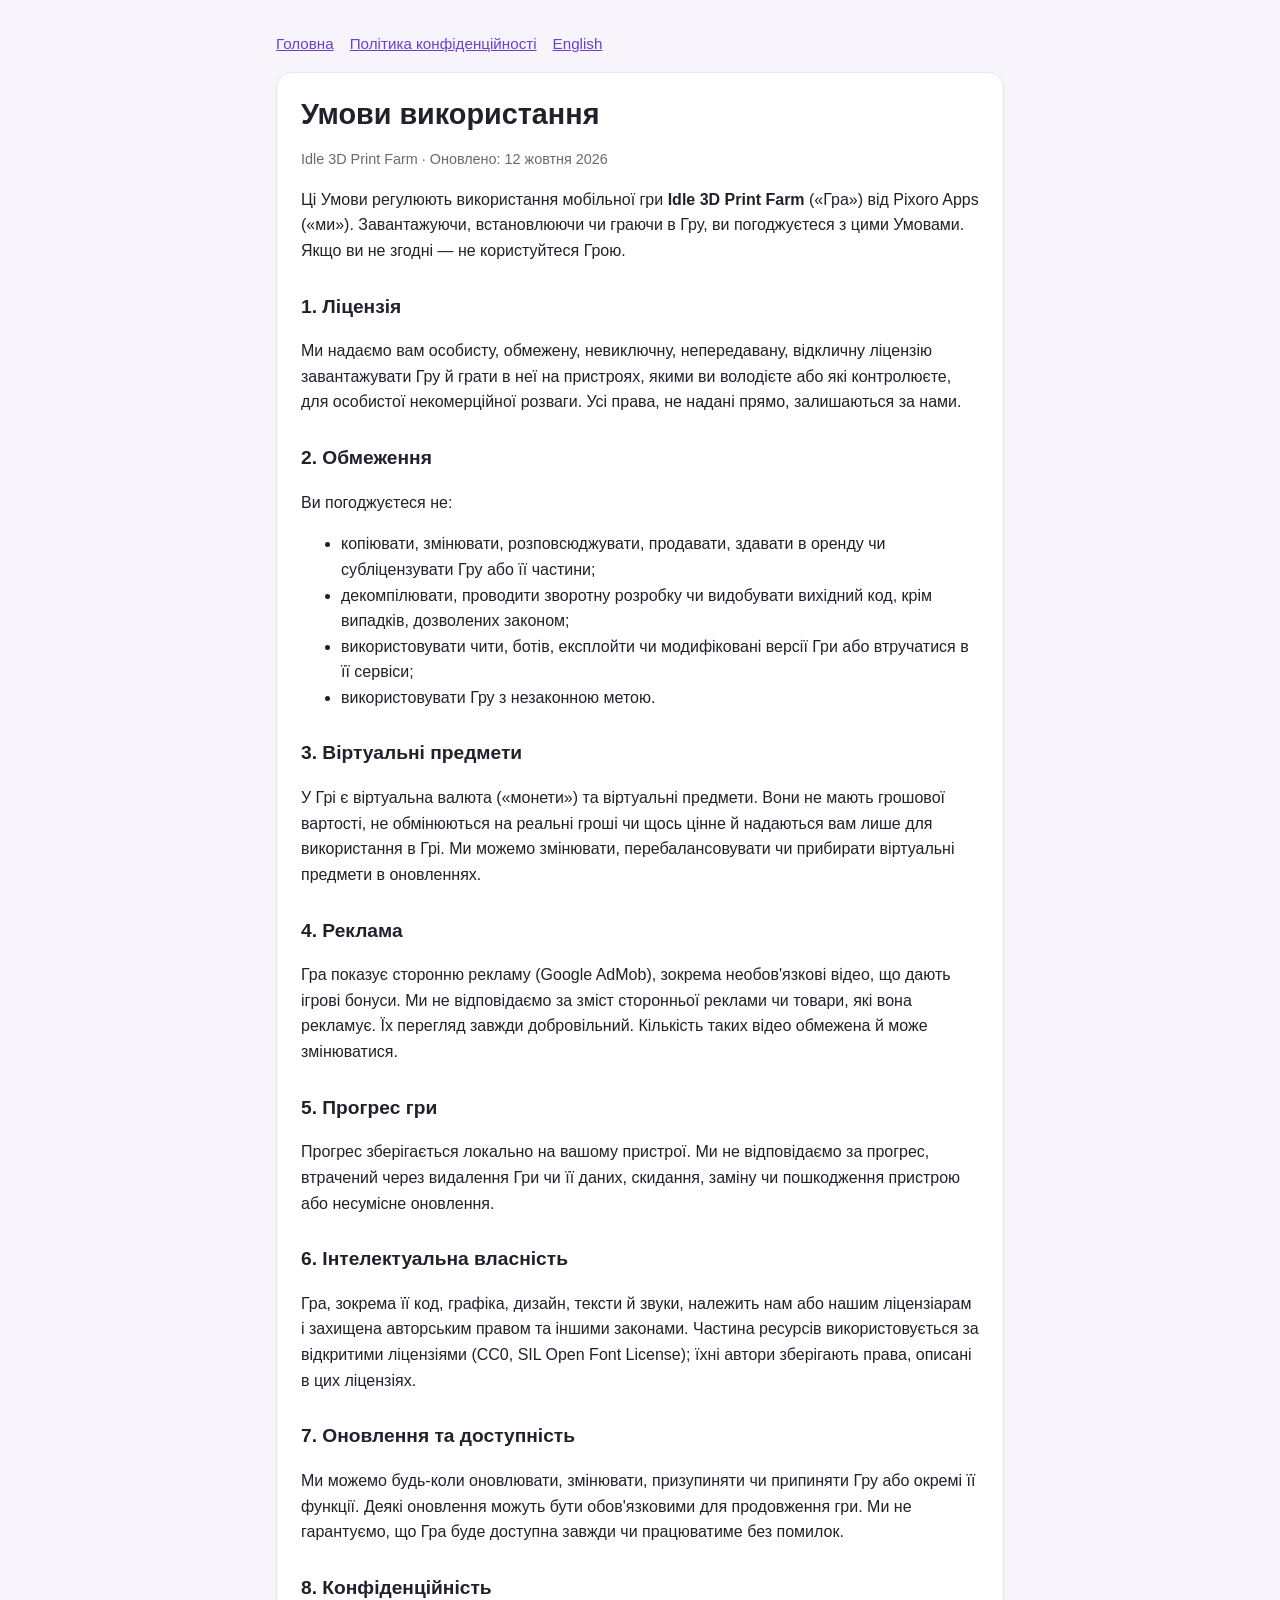
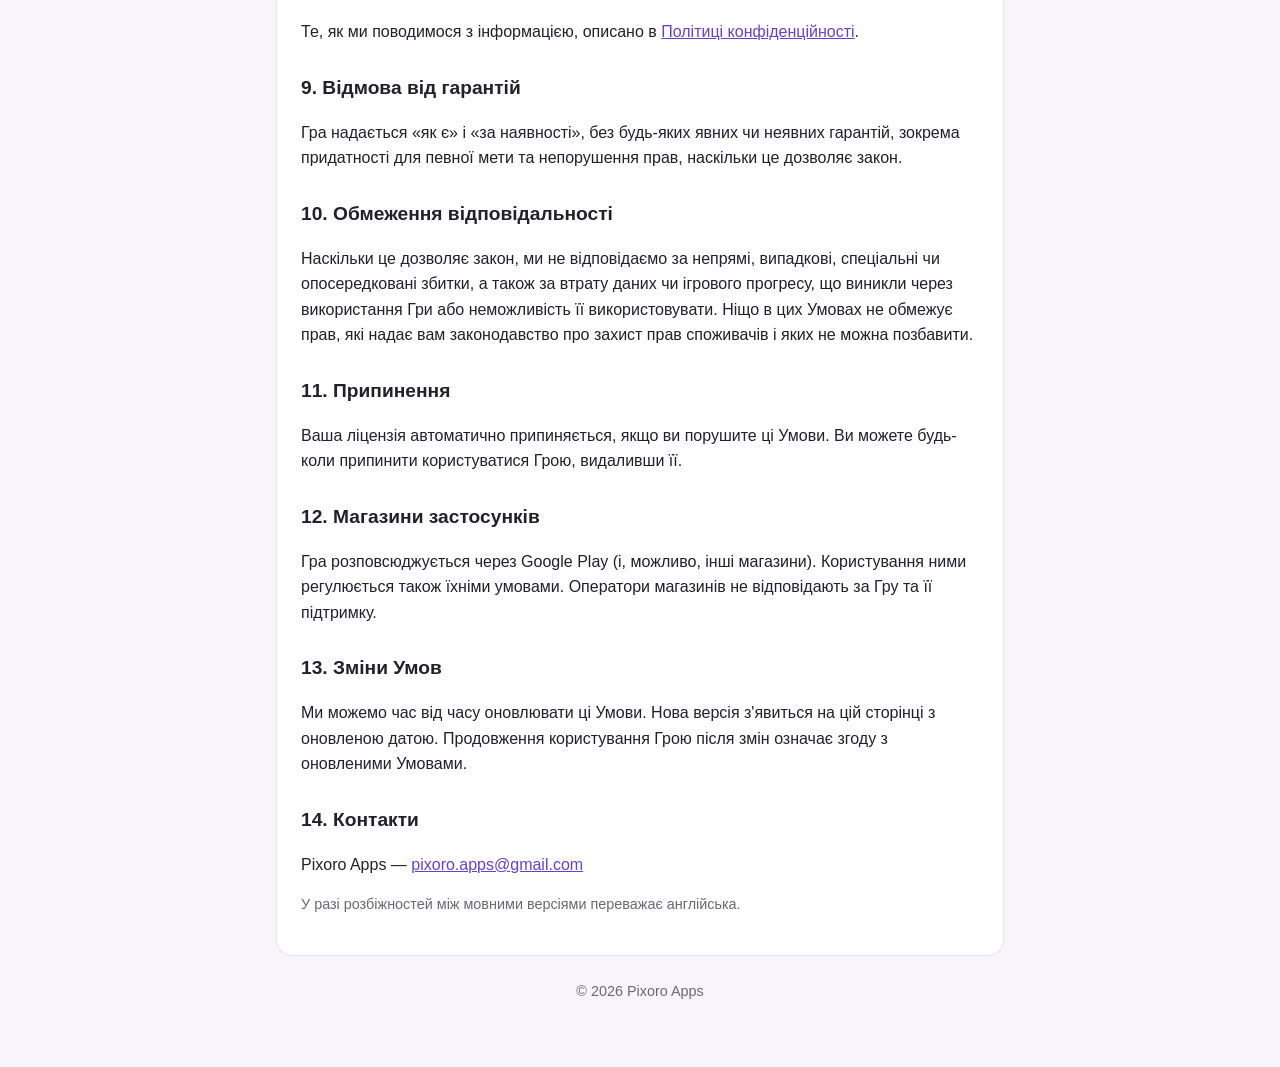
<file: uk/terms.html>
<!doctype html>
<html lang="uk">
<head>
<meta charset="utf-8"><meta name="viewport" content="width=device-width, initial-scale=1">
<title>Умови використання — Idle 3D Print Farm</title>
<link rel="stylesheet" href="../style.css">
</head>
<body><main>
<nav><a href="../index.html">Головна</a><a href="privacy.html">Політика конфіденційності</a><a href="../terms.html">English</a></nav>
<article>
<h1>Умови використання</h1>
<p class="meta">Idle 3D Print Farm · Оновлено: 12 жовтня 2026</p>

<p>Ці Умови регулюють використання мобільної гри <strong>Idle 3D Print Farm</strong> («Гра») від Pixoro Apps («ми»).
Завантажуючи, встановлюючи чи граючи в Гру, ви погоджуєтеся з цими Умовами. Якщо ви не згодні — не користуйтеся Грою.</p>

<h2>1. Ліцензія</h2>
<p>Ми надаємо вам особисту, обмежену, невиключну, непередавану, відкличну ліцензію завантажувати Гру й грати в неї на
пристроях, якими ви володієте або які контролюєте, для особистої некомерційної розваги. Усі права, не надані прямо,
залишаються за нами.</p>

<h2>2. Обмеження</h2>
<p>Ви погоджуєтеся не:</p>
<ul>
<li>копіювати, змінювати, розповсюджувати, продавати, здавати в оренду чи субліцензувати Гру або її частини;</li>
<li>декомпілювати, проводити зворотну розробку чи видобувати вихідний код, крім випадків, дозволених законом;</li>
<li>використовувати чити, ботів, експлойти чи модифіковані версії Гри або втручатися в її сервіси;</li>
<li>використовувати Гру з незаконною метою.</li>
</ul>

<h2>3. Віртуальні предмети</h2>
<p>У Грі є віртуальна валюта («монети») та віртуальні предмети. Вони не мають грошової вартості, не обмінюються на
реальні гроші чи щось цінне й надаються вам лише для використання в Грі. Ми можемо змінювати, перебалансовувати чи
прибирати віртуальні предмети в оновленнях.</p>

<h2>4. Реклама</h2>
<p>Гра показує сторонню рекламу (Google AdMob), зокрема необов'язкові відео, що дають ігрові бонуси. Ми не
відповідаємо за зміст сторонньої реклами чи товари, які вона рекламує. Їх перегляд завжди добровільний. Кількість таких
відео обмежена й може змінюватися.</p>

<h2>5. Прогрес гри</h2>
<p>Прогрес зберігається локально на вашому пристрої. Ми не відповідаємо за прогрес, втрачений через видалення Гри чи її
даних, скидання, заміну чи пошкодження пристрою або несумісне оновлення.</p>

<h2>6. Інтелектуальна власність</h2>
<p>Гра, зокрема її код, графіка, дизайн, тексти й звуки, належить нам або нашим ліцензіарам і захищена авторським правом
та іншими законами. Частина ресурсів використовується за відкритими ліцензіями (CC0, SIL Open Font License); їхні автори
зберігають права, описані в цих ліцензіях.</p>

<h2>7. Оновлення та доступність</h2>
<p>Ми можемо будь-коли оновлювати, змінювати, призупиняти чи припиняти Гру або окремі її функції. Деякі оновлення можуть
бути обов'язковими для продовження гри. Ми не гарантуємо, що Гра буде доступна завжди чи працюватиме без помилок.</p>

<h2>8. Конфіденційність</h2>
<p>Те, як ми поводимося з інформацією, описано в <a href="privacy.html">Політиці конфіденційності</a>.</p>

<h2>9. Відмова від гарантій</h2>
<p>Гра надається «як є» і «за наявності», без будь-яких явних чи неявних гарантій, зокрема придатності для певної мети
та непорушення прав, наскільки це дозволяє закон.</p>

<h2>10. Обмеження відповідальності</h2>
<p>Наскільки це дозволяє закон, ми не відповідаємо за непрямі, випадкові, спеціальні чи опосередковані збитки, а також
за втрату даних чи ігрового прогресу, що виникли через використання Гри або неможливість її використовувати. Ніщо в
цих Умовах не обмежує прав, які надає вам законодавство про захист прав споживачів і яких не можна позбавити.</p>

<h2>11. Припинення</h2>
<p>Ваша ліцензія автоматично припиняється, якщо ви порушите ці Умови. Ви можете будь-коли припинити користуватися Грою,
видаливши її.</p>

<h2>12. Магазини застосунків</h2>
<p>Гра розповсюджується через Google Play (і, можливо, інші магазини). Користування ними регулюється також їхніми умовами.
Оператори магазинів не відповідають за Гру та її підтримку.</p>

<h2>13. Зміни Умов</h2>
<p>Ми можемо час від часу оновлювати ці Умови. Нова версія з'явиться на цій сторінці з оновленою датою. Продовження
користування Грою після змін означає згоду з оновленими Умовами.</p>

<h2>14. Контакти</h2>
<p>Pixoro Apps — <a href="mailto:pixoro.apps@gmail.com">pixoro.apps@gmail.com</a></p>
<p class="meta">У разі розбіжностей між мовними версіями переважає англійська.</p>
</article>
<footer>© 2026 Pixoro Apps</footer>
</main></body>
</html>
</file>
<file: style.css>
:root { --bg: #f7f5fb; --card: #fff; --text: #22202a; --muted: #6b6878; --accent: #6a3fd0; --line: #e6e2ef; }
@media (prefers-color-scheme: dark) {
  :root { --bg: #17141f; --card: #211d2b; --text: #ece9f3; --muted: #a29fb0; --accent: #b39bff; --line: #352f43; }
}
* { box-sizing: border-box; }
body { margin: 0; background: var(--bg); color: var(--text); font: 16px/1.6 -apple-system, BlinkMacSystemFont, "Segoe UI", Roboto, sans-serif; }
main { max-width: 760px; margin: 0 auto; padding: 32px 16px 64px; }
article { background: var(--card); border: 1px solid var(--line); border-radius: 16px; padding: 24px; }
h1 { font-size: 1.8rem; line-height: 1.25; margin: 0 0 4px; }
h2 { font-size: 1.2rem; margin: 28px 0 8px; }
p, li { color: var(--text); }
.meta, footer { color: var(--muted); font-size: .9rem; }
a { color: var(--accent); }
nav { display: flex; gap: 16px; flex-wrap: wrap; margin-bottom: 16px; font-size: .95rem; }
table { width: 100%; border-collapse: collapse; font-size: .95rem; }
th, td { text-align: left; vertical-align: top; padding: 8px; border-bottom: 1px solid var(--line); }
footer { margin-top: 24px; text-align: center; }
</file>
